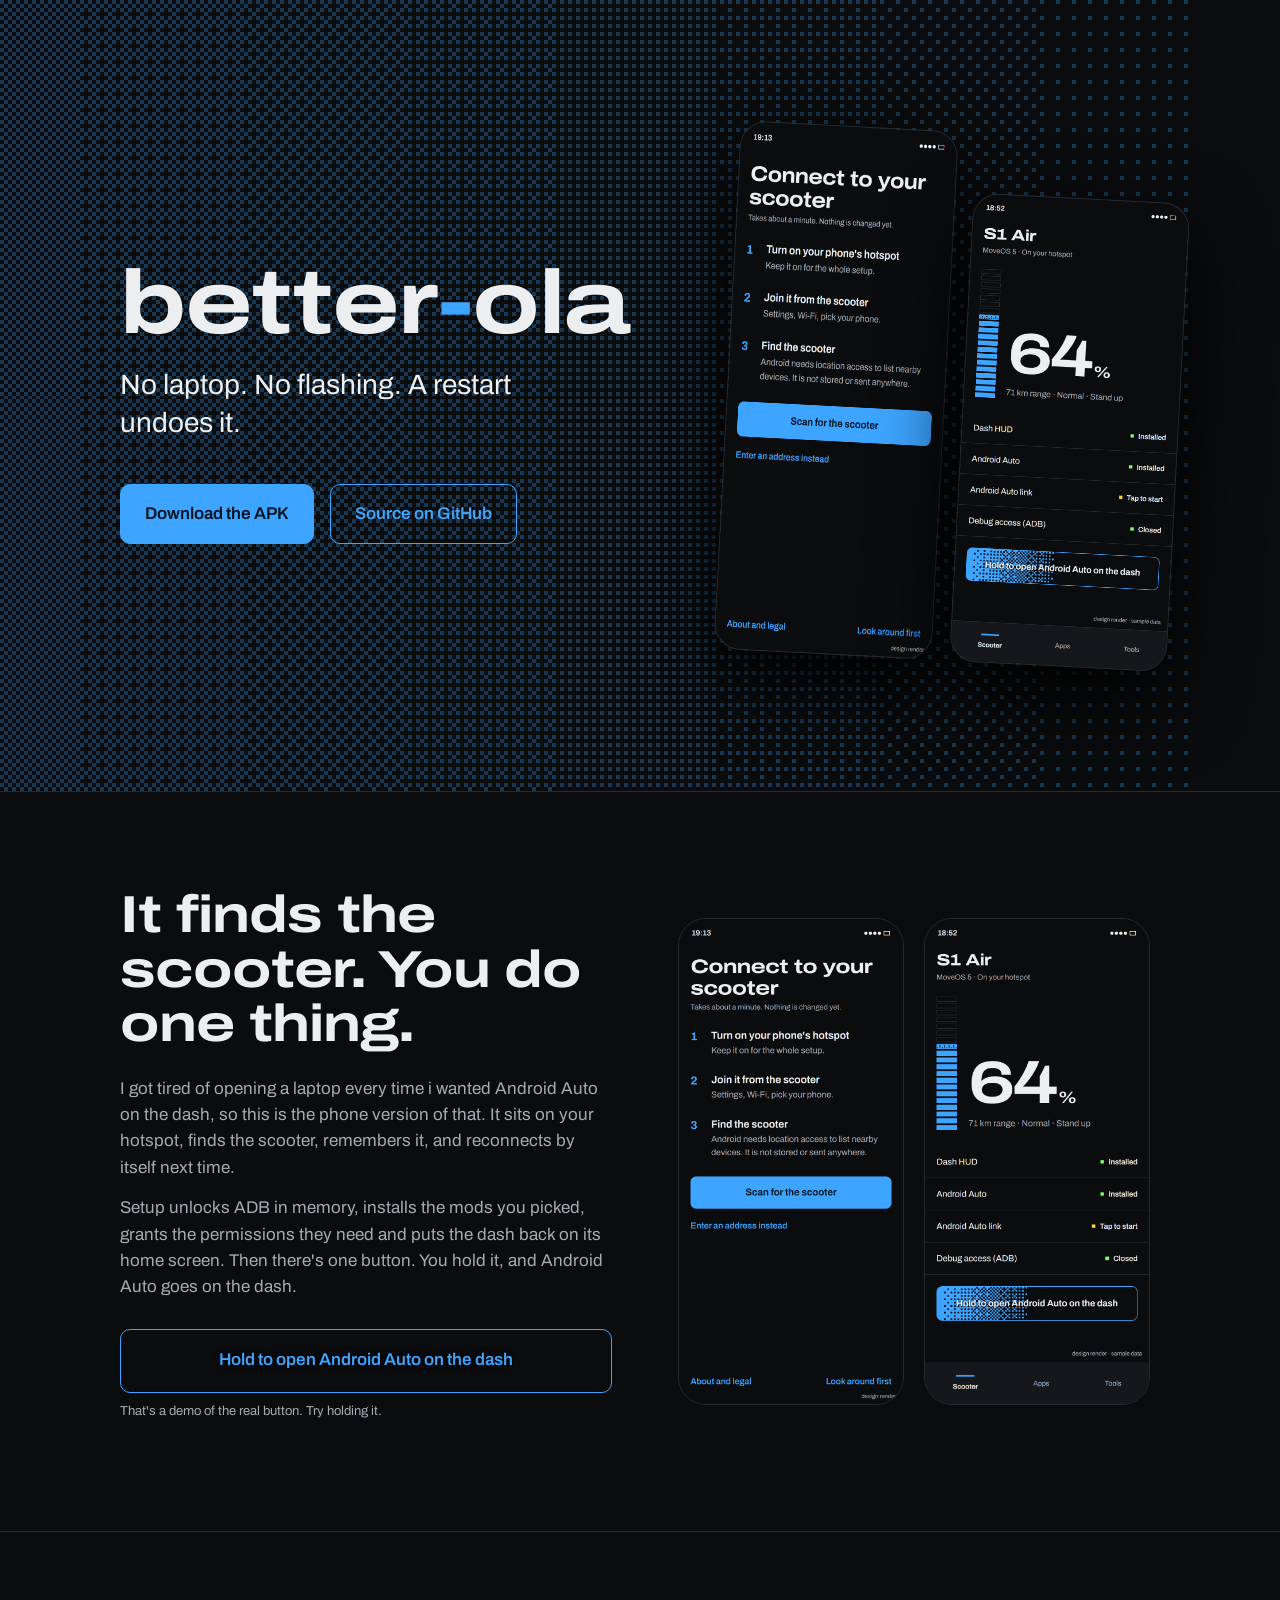
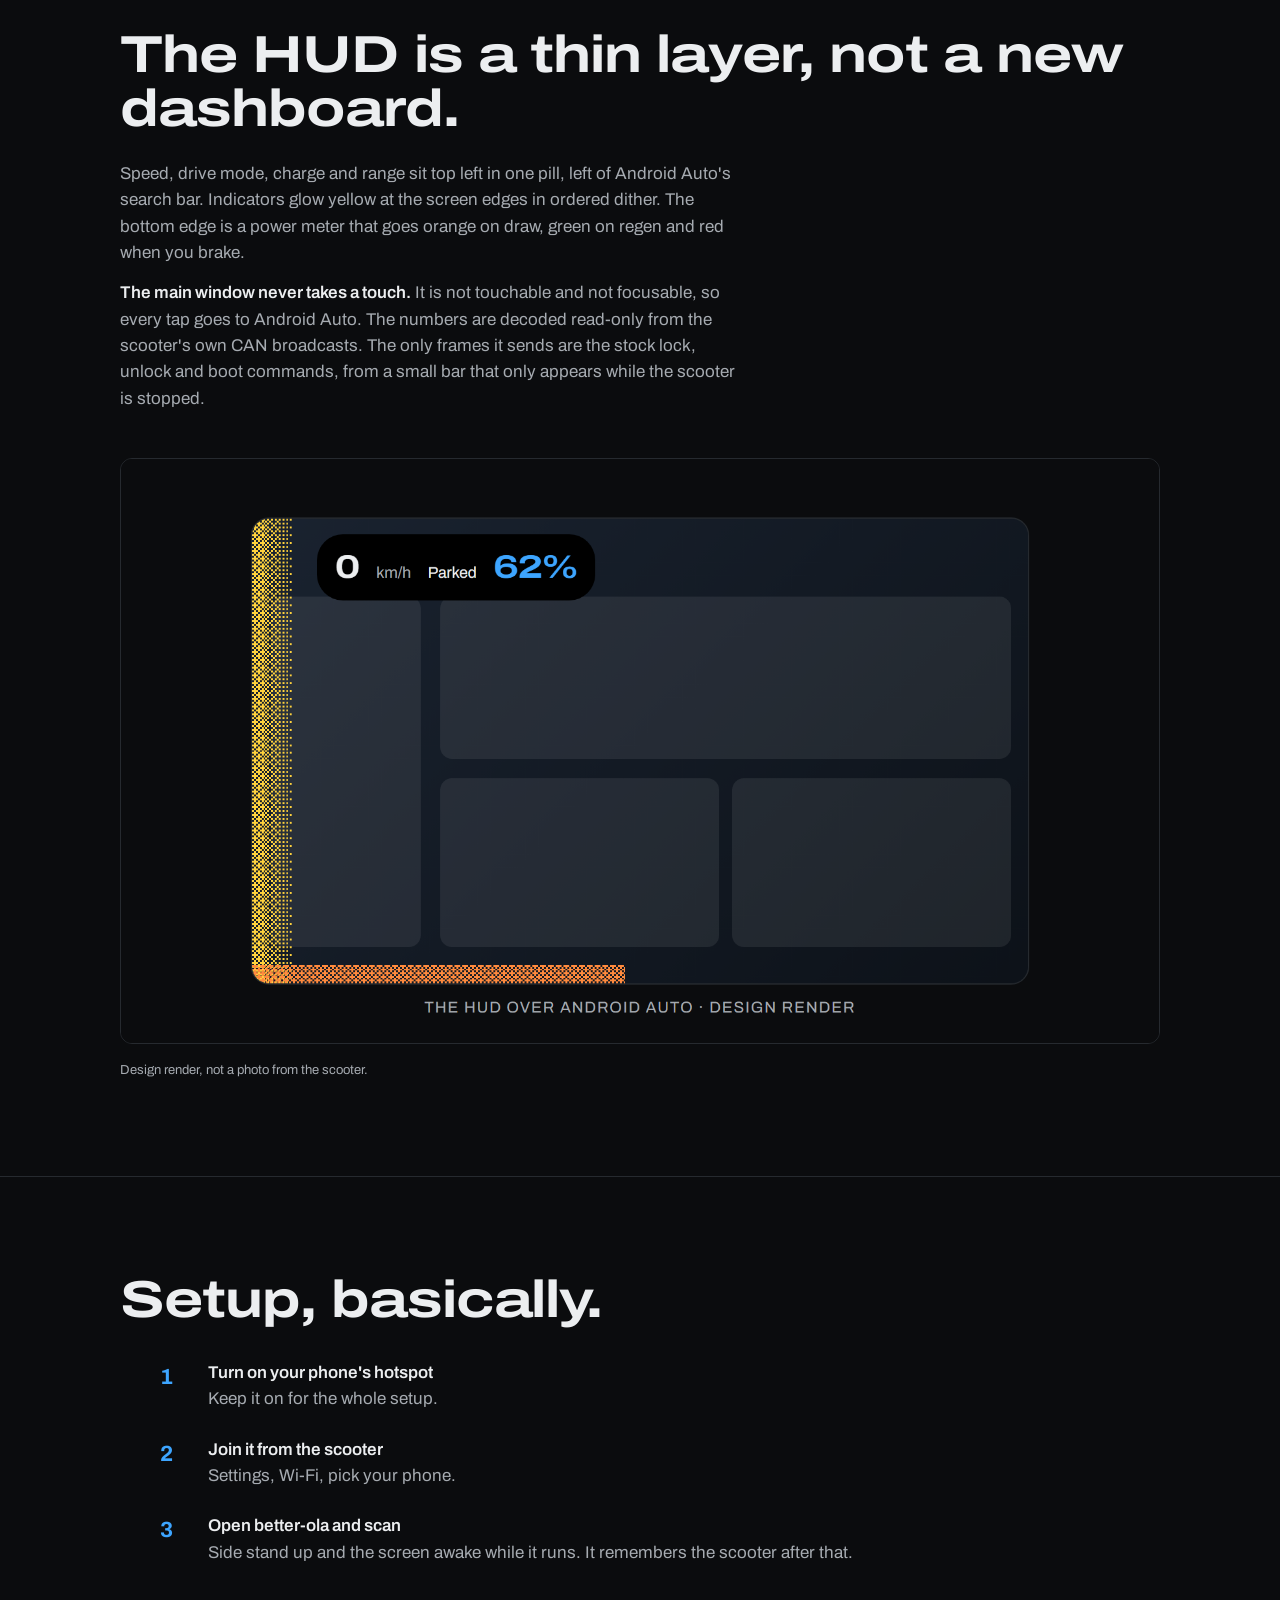
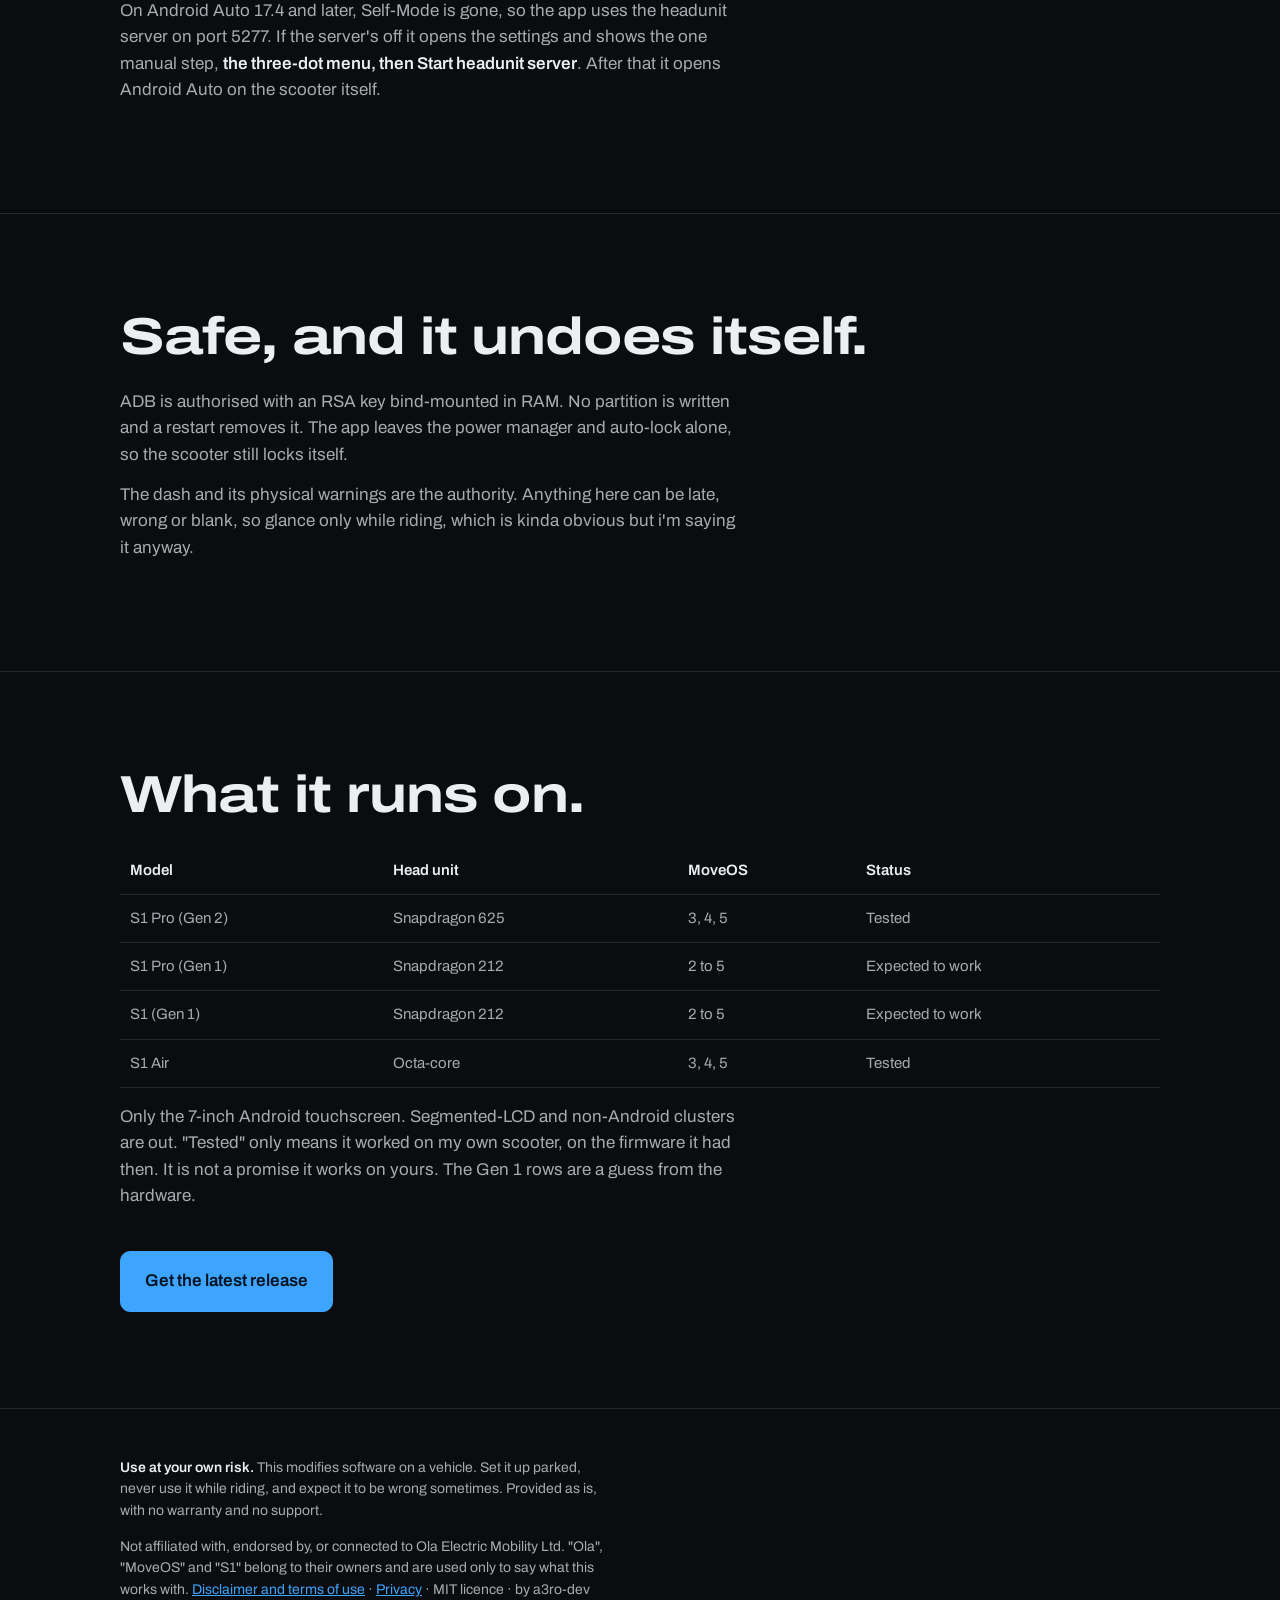
<file: docs/index.html>
<!doctype html>
<html lang="en"><head><meta charset="utf-8">
<meta name="viewport" content="width=device-width,initial-scale=1">
<title>better-ola · phone app and on-dash HUD for the Ola S1</title>
<meta name="description" content="A phone app and an on-dash HUD for the Ola S1's Android head unit. No laptop, no flashing, a restart undoes it.">
<meta property="og:title" content="better-ola"><meta property="og:image" content="https://a3ro-dev.github.io/ola-s1-air-mod/assets/hero.png">
<link rel="stylesheet" href="assets/base.css">
<style>
a{color:var(--live)}
.w{max-width:1080px;margin:0 auto;padding:0 20px}
header{position:relative;min-height:88vh;display:flex;align-items:center;overflow:hidden;border-bottom:1px solid var(--hl)}
header canvas{position:absolute;inset:0;opacity:.28}
header .w{width:100%;position:relative;padding-top:48px;padding-bottom:48px}
.k{color:var(--live);letter-spacing:.14em;text-transform:uppercase;font-size:13px;font-weight:550}
h1{font-size:clamp(52px,7vw,100px);line-height:.95;margin:14px 0 20px}
h1 b{color:var(--live)}
.lede{font-size:clamp(20px,2.4vw,28px);max-width:30ch;line-height:1.35;color:var(--ink)}
.btn{display:inline-block;margin:28px 12px 0 0;padding:16px 24px;border-radius:10px;font-weight:600;text-decoration:none;border:1px solid var(--live)}
.btn.p{background:var(--live);color:#04121F}
header .hp{position:absolute;right:max(24px,calc(50% - 540px));top:50%;display:flex;gap:18px;transform:translateY(-50%) rotate(3deg)}
header .hp img{width:min(17vw,220px);border-radius:26px;border:1px solid var(--hl);box-shadow:0 30px 80px #000}
header .hp img+img{margin-top:60px}
@media(max-width:900px){header .hp{display:none}}
section{padding:96px 0;border-bottom:1px solid var(--hl)}
h2{font-size:clamp(32px,5vw,52px);line-height:1.05;margin-bottom:24px}
p{color:var(--ink2);max-width:62ch;margin-bottom:14px}
p strong{color:var(--ink);font-weight:600}
.two{display:grid;grid-template-columns:1fr 1fr;gap:56px;align-items:center}
.shots{display:flex;gap:20px;justify-content:center}
.shots img{width:min(46%,260px);border-radius:28px;border:1px solid var(--hl)}
figure img.wide{width:100%;border-radius:12px;border:1px solid var(--hl);margin-top:32px}
figcaption{font-size:13px;color:var(--ink2);margin-top:8px}
ol{list-style:none;display:grid;gap:24px;margin-top:32px;counter-reset:s}
ol li{counter-increment:s;display:grid;grid-template-columns:48px 1fr;color:var(--ink2)}
ol li::before{content:counter(s);color:var(--live);font-weight:700;font-size:22px}
ol b{display:block;color:var(--ink);font-weight:600}
.hold{position:relative;margin-top:28px;height:64px;max-width:520px;border:1px solid var(--live);border-radius:10px;overflow:hidden;cursor:pointer;user-select:none;touch-action:none}
.hold canvas{position:absolute;inset:0}
.hold span{position:absolute;inset:0;padding:0 12px;text-align:center;display:grid;place-items:center;font-weight:600;color:var(--live);text-shadow:0 0 6px #000,0 0 2px #000}
.hold.on{background:var(--live)}
.hold.on span{color:#04121F;text-shadow:none}
table{border-collapse:collapse;width:100%;font-size:15px}
td,th{text-align:left;padding:12px 10px;border-bottom:1px solid var(--hl);color:var(--ink2)}
th{color:var(--ink);font-weight:600}
.tw{overflow-x:auto}
footer{padding:48px 0;color:var(--ink2)}
footer p{font-size:14px}
.r{opacity:0;transform:translateY(12px);transition:opacity .4s cubic-bezier(.23,1,.32,1),transform .4s cubic-bezier(.23,1,.32,1)}
.r.in{opacity:1;transform:none}
@media(max-width:760px){.two{grid-template-columns:1fr;gap:32px}section{padding:64px 0}}
@media(prefers-reduced-motion:reduce){.r{opacity:1;transform:none;transition:none}}
a:focus-visible,.hold:focus-visible{outline:2px solid var(--ink);outline-offset:3px}
</style></head>
<body>
<header>
<canvas data-dither="x" data-from=".5" data-to="0" data-cell="4" aria-hidden="true"></canvas>
<div class="hp" aria-hidden="true"><img src="assets/phone-connect.png" alt=""><img src="assets/phone-scooter.png" alt=""></div>
<div class="w">

<h1 class="x">better<b>-</b>ola</h1>
<p class="lede">No laptop. No flashing. A restart undoes it.</p>
<a class="btn p" href="https://github.com/a3ro-dev/ola-s1-air-mod/releases">Download the APK</a>
<a class="btn" href="https://github.com/a3ro-dev/ola-s1-air-mod">Source on GitHub</a>
</div></header>

<section><div class="w two">
<div class="r">
<h2 class="x">It finds the scooter. You do one thing.</h2>
<p>I got tired of opening a laptop every time i wanted Android Auto on the dash, so this is the phone version of that. It sits on your hotspot, finds the scooter, remembers it, and reconnects by itself next time.</p>
<p>Setup unlocks ADB in memory, installs the mods you picked, grants the permissions they need and puts the dash back on its home screen. Then there's one button. You hold it, and Android Auto goes on the dash.</p>
<div class="hold" id="hold" role="button" tabindex="0" aria-label="Demo: hold to open Android Auto on the dash">
<canvas data-dither="x" data-from="1" data-to="1" data-t="0" data-cell="3" aria-hidden="true"></canvas>
<span id="holdl">Hold to open Android Auto on the dash</span></div>
<p style="font-size:13px;margin-top:8px">That's a demo of the real button. Try holding it.</p>
</div>
<div class="shots r">
<img src="assets/phone-connect.png" alt="Design render of the connect screen" loading="lazy">
<img src="assets/phone-scooter.png" alt="Design render of the Scooter tab" loading="lazy">
</div></div></section>

<section><div class="w r">
<h2 class="x">The HUD is a thin layer, not a new dashboard.</h2>
<p>Speed, drive mode, charge and range sit top left in one pill, left of Android Auto's search bar. Indicators glow yellow at the screen edges in ordered dither. The bottom edge is a power meter that goes orange on draw, green on regen and red when you brake.</p>
<p><strong>The main window never takes a touch.</strong> It is not touchable and not focusable, so every tap goes to Android Auto. The numbers are decoded read-only from the scooter's own CAN broadcasts. The only frames it sends are the stock lock, unlock and boot commands, from a small bar that only appears while the scooter is stopped.</p>
<figure><img class="wide" src="assets/hud.png" alt="Design render of the HUD over Android Auto" loading="lazy"><figcaption>Design render, not a photo from the scooter.</figcaption></figure>
</div></section>

<section><div class="w r">
<h2 class="x">Setup, basically.</h2>
<ol>
<li><span><b>Turn on your phone's hotspot</b>Keep it on for the whole setup.</span></li>
<li><span><b>Join it from the scooter</b>Settings, Wi-Fi, pick your phone.</span></li>
<li><span><b>Open better-ola and scan</b>Side stand up and the screen awake while it runs. It remembers the scooter after that.</span></li>
</ol>
<p style="margin-top:32px">On Android Auto 17.4 and later, Self-Mode is gone, so the app uses the headunit server on port 5277. If the server's off it opens the settings and shows the one manual step, <strong>the three-dot menu, then Start headunit server</strong>. After that it opens Android Auto on the scooter itself.</p>
</div></section>

<section><div class="w r">
<h2 class="x">Safe, and it undoes itself.</h2>
<p>ADB is authorised with an RSA key bind-mounted in RAM. No partition is written and a restart removes it. The app leaves the power manager and auto-lock alone, so the scooter still locks itself.</p>
<p>The dash and its physical warnings are the authority. Anything here can be late, wrong or blank, so glance only while riding, which is kinda obvious but i'm saying it anyway.</p>
</div></section>

<section><div class="w r">
<h2 class="x">What it runs on.</h2>
<div class="tw"><table>
<tr><th>Model</th><th>Head unit</th><th>MoveOS</th><th>Status</th></tr>
<tr><td>S1 Pro (Gen 2)</td><td>Snapdragon 625</td><td>3, 4, 5</td><td>Tested</td></tr>
<tr><td>S1 Pro (Gen 1)</td><td>Snapdragon 212</td><td>2 to 5</td><td>Expected to work</td></tr>
<tr><td>S1 (Gen 1)</td><td>Snapdragon 212</td><td>2 to 5</td><td>Expected to work</td></tr>
<tr><td>S1 Air</td><td>Octa-core</td><td>3, 4, 5</td><td>Tested</td></tr>
</table></div>
<p style="margin-top:16px">Only the 7-inch Android touchscreen. Segmented-LCD and non-Android clusters are out. "Tested" only means it worked on my own scooter, on the firmware it had then. It is not a promise it works on yours. The Gen 1 rows are a guess from the hardware.</p>
<a class="btn p" href="https://github.com/a3ro-dev/ola-s1-air-mod/releases">Get the latest release</a>
</div></section>

<footer><div class="w"><p><strong style="color:var(--ink)">Use at your own risk.</strong> This modifies software on a vehicle. Set it up parked, never use it while riding, and expect it to be wrong sometimes. Provided as is, with no warranty and no support.</p>
<p>Not affiliated with, endorsed by, or connected to Ola Electric Mobility Ltd. "Ola", "MoveOS" and "S1" belong to their owners and are used only to say what this works with. <a href="https://github.com/a3ro-dev/ola-s1-air-mod/blob/main/legal/DISCLAIMER.md">Disclaimer and terms of use</a> · <a href="https://github.com/a3ro-dev/ola-s1-air-mod/blob/main/legal/PRIVACY.md">Privacy</a> · MIT licence · by a3ro-dev</p>
</div></footer>

<script type="module">
import {paint} from './assets/dither.js';
const io=new IntersectionObserver(e=>e.forEach(x=>{if(x.isIntersecting){x.target.classList.add('in');io.unobserve(x.target)}}));
document.querySelectorAll('.r').forEach(n=>io.observe(n));
// hold demo: fills with dither over 600ms, drains back if released early
const h=document.getElementById('hold'),c=h.querySelector('canvas'),l=document.getElementById('holdl');
const still=matchMedia('(prefers-reduced-motion:reduce)').matches;
const idle='Hold to open Android Auto on the dash';
let t=0,dir=0,raf=0,last=0;
const set=v=>{t=Math.max(0,Math.min(1,v));c.dataset.t=t;paint(c)};
function tick(n){
  const d=n-last;last=n;set(t+dir*d/(dir>0?600:300));
  if(t>=1){dir=0;h.classList.add('on');l.textContent='On the dash';return}
  if(t<=0&&dir<0){dir=0;return}
  raf=requestAnimationFrame(tick)
}
function go(d){
  h.classList.remove('on');l.textContent=idle;
  if(still){set(d>0?1:0);if(d>0){h.classList.add('on');l.textContent='On the dash'}return}
  dir=d;last=performance.now();cancelAnimationFrame(raf);raf=requestAnimationFrame(tick)
}
h.onpointerdown=()=>go(1);
['pointerup','pointerleave','pointercancel'].forEach(e=>h.addEventListener(e,()=>{if(t<1)go(-1)}));
h.onkeydown=e=>{if((e.key===' '||e.key==='Enter')&&!e.repeat)go(1)};
h.onkeyup=()=>{if(t<1)go(-1)};
</script>
</body></html>
</file>
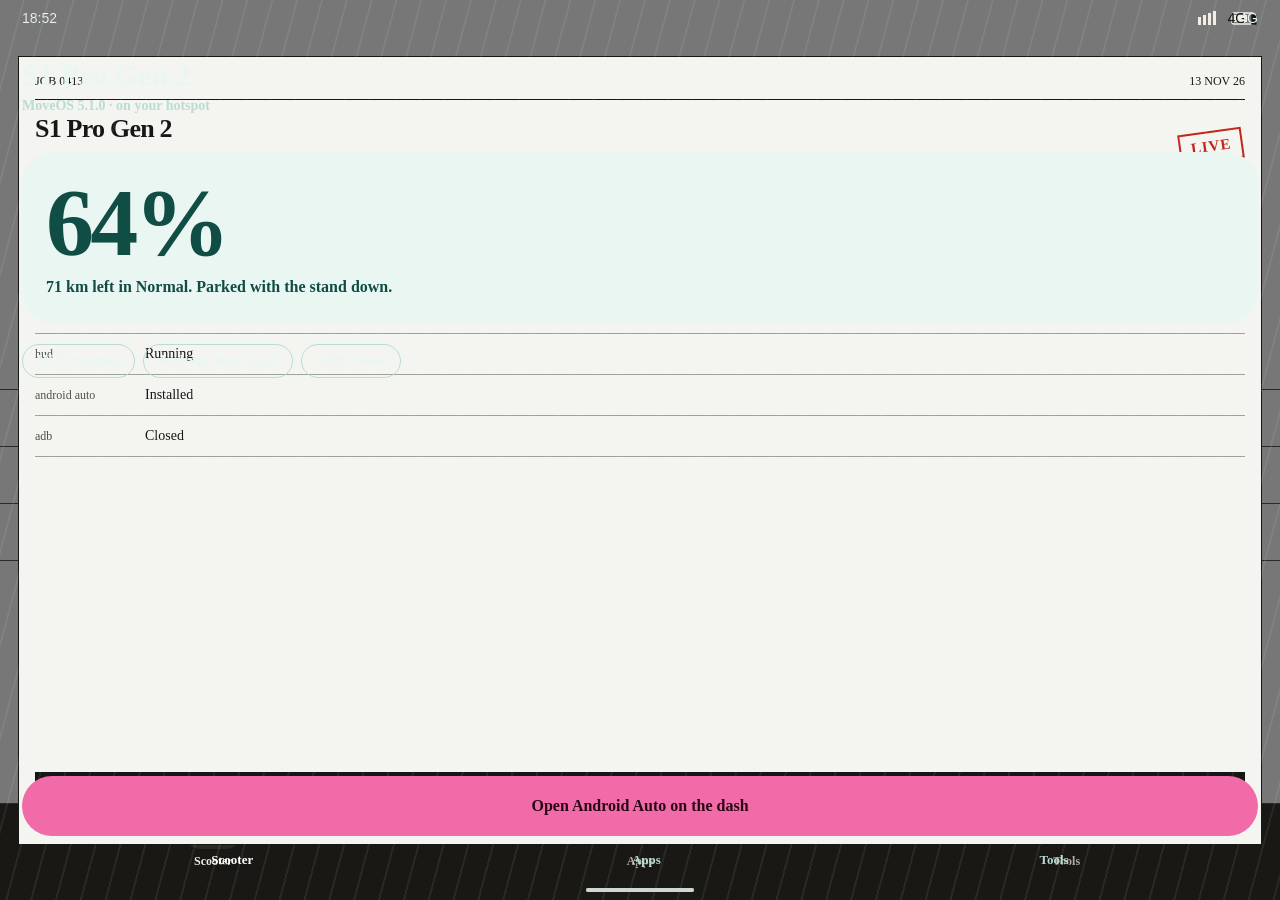
<file: design/app/explore.html>
<!doctype html>
<html lang="en">
<head>
<meta charset="utf-8">
<title>better-ola · explore</title>
<link rel="stylesheet" href="file:///C:/Users/akshat/.claude/skills/app-designer/assets/device.css">
<style>
@font-face { font-family: Archivo; src: url("file:///D:/ext-src/fonts/Archivo.ttf"); font-weight: 100 900; font-stretch: 62% 125%; }
@font-face { font-family: JBM; src: url("file:///D:/ext-src/fonts/JetBrainsMono.ttf"); font-weight: 100 800; }
@font-face { font-family: Nunito; src: url("file:///D:/ext-src/fonts/Nunito.ttf"); font-weight: 200 1000; }

body { background: #777; }
.screen { font-feature-settings: "tnum"; }

/* Android status bar + gesture pill, drawn by hand (device.css chrome is iOS) */
.sb { position: absolute; top: 0; left: 0; right: 0; height: 36px; display: flex; align-items: center; justify-content: space-between; padding: 0 22px; font: 500 14px/1 Archivo, sans-serif; z-index: 5; }
.sb svg { height: 14px; }
.pill { position: absolute; bottom: 8px; left: 50%; width: 108px; height: 4px; margin-left: -54px; border-radius: 2px; z-index: 5; }

/* ---------- A: tell-tale ---------- */
.a { background: #0F0E0C; color: #F2EEE6; font-family: Archivo, sans-serif; }
.a .sb { color: #F2EEE6; } .a .pill { background: #F2EEE6; opacity: .8; }
.a .wrap { position: absolute; inset: 36px 0 0 0; display: flex; flex-direction: column; }
.a header { padding: 18px 20px 0; }
.a h1 { margin: 0; font: 650 28px/32px Archivo; font-stretch: 125%; letter-spacing: -0.02em; }
.a .meta { margin-top: 6px; font: 450 13px/18px Archivo; color: #B5AE9F; display: flex; gap: 10px; align-items: center; }
.a .live { display: inline-flex; align-items: center; gap: 6px; color: #FFB021; font-weight: 550; }
.a .live i { width: 6px; height: 6px; background: #FFB021; display: inline-block; }
.a .hero { padding: 40px 20px 0; }
.a .pct { font: 700 112px/96px Archivo; font-stretch: 125%; letter-spacing: -0.04em; }
.a .pct small { font-size: 40px; letter-spacing: -0.02em; margin-left: 4px; }
.a .bar { margin-top: 18px; height: 28px; border: 1px solid #3A362F; position: relative; }
.a .bar canvas { position: absolute; inset: 2px; width: calc(100% - 4px); height: calc(100% - 4px); }
.a .sub { margin-top: 12px; font: 400 15px/22px Archivo; color: #B5AE9F; }
.a .sub b { color: #F2EEE6; font-weight: 600; }
.a .rows { margin-top: 36px; border-top: 1px solid #2C2924; }
.a .row { display: flex; justify-content: space-between; align-items: center; padding: 0 20px; min-height: 56px; border-bottom: 1px solid #2C2924; font: 500 15px/20px Archivo; }
.a .row span:last-child { color: #B5AE9F; font: 450 13px/18px Archivo; }
.a .row .ok { color: #9BD17A !important; }
.a .act { margin: auto 20px 18px; }
.a .hold { position: relative; height: 60px; background: #1A1815; border: 1px solid #FFB021; color: #FFB021; display: flex; align-items: center; justify-content: center; font: 600 15px/1 Archivo; overflow: hidden; }
.a .hold canvas { position: absolute; left: 0; top: 0; bottom: 0; width: 38%; height: 100%; }
.a .hold span { position: relative; }
.a nav { display: flex; height: 80px; background: #1A1815; border-top: 1px solid #2C2924; padding-bottom: 16px; }
.a nav a { flex: 1; display: flex; flex-direction: column; align-items: center; justify-content: center; gap: 4px; font: 550 12px/16px Archivo; color: #B5AE9F; }
.a nav a.on { color: #F2EEE6; }
.a nav a.on .ind { background: #2C2924; }
.a nav .ind { width: 56px; height: 30px; border-radius: 15px; display: flex; align-items: center; justify-content: center; }
.a nav svg { width: 22px; height: 22px; stroke: currentColor; fill: none; stroke-width: 1.8; }

/* ---------- B: job card ---------- */
.b { background: #E4E7E3; color: #151714; font-family: JBM, monospace; }
.b .sb { color: #151714; } .b .pill { background: #151714; opacity: .6; }
.b .wrap { position: absolute; inset: 36px 0 0 0; padding: 20px 18px; display: flex; flex-direction: column; }
.b .card { background: #F4F5F1; border: 1.5px solid #151714; padding: 16px; position: relative; flex: 1; display: flex; flex-direction: column; }
.b .no { font: 500 12px/16px JBM; display: flex; justify-content: space-between; border-bottom: 1.5px solid #151714; padding-bottom: 10px; }
.b h1 { font: 700 26px/30px JBM; margin: 14px 0 4px; letter-spacing: -0.03em; }
.b .f { display: grid; grid-template-columns: 110px 1fr; border-bottom: 1px solid #9DA39A; padding: 10px 0; font: 400 14px/20px JBM; }
.b .f span:first-child { color: #4A5048; font-size: 12px; }
.b .big { font: 700 80px/80px JBM; letter-spacing: -0.06em; margin: 18px 0 6px; }
.b .stamp { position: absolute; right: 18px; top: 74px; transform: rotate(-8deg); border: 2.5px solid #C2261B; color: #C2261B; padding: 6px 10px; font: 800 15px/1 JBM; letter-spacing: .06em; }
.b .go { margin-top: auto; background: #151714; color: #F4F5F1; height: 56px; display: flex; align-items: center; justify-content: center; font: 600 14px JBM; }
.b nav { display: flex; justify-content: space-around; padding: 14px 0 6px; font: 600 12px JBM; }
.b nav a.on { text-decoration: underline; text-underline-offset: 4px; }

/* ---------- C: monsoon ---------- */
.c { background: #0F4D45; color: #EAF6F1; font-family: Nunito, sans-serif; overflow: hidden; }
.c .sb { color: #EAF6F1; } .c .pill { background: #EAF6F1; opacity: .8; }
.c .rain { position: absolute; inset: 0; background: repeating-linear-gradient(105deg, transparent 0 22px, rgba(234,246,241,.07) 22px 24px); }
.c .wrap { position: absolute; inset: 36px 0 0 0; padding: 22px 22px; display: flex; flex-direction: column; }
.c h1 { margin: 0; font: 800 30px/34px Nunito; }
.c .meta { color: #B9DDD3; font: 600 14px/20px Nunito; margin-top: 4px; }
.c .blob { margin: 36px 0 0; background: #EAF6F1; color: #0F4D45; border-radius: 32px; padding: 26px 24px; }
.c .blob .n { font: 900 96px/90px Nunito; letter-spacing: -0.04em; }
.c .blob p { margin: 8px 0 0; font: 700 16px/22px Nunito; }
.c .chips { display: flex; gap: 8px; margin-top: 20px; flex-wrap: wrap; }
.c .chip { border: 1.5px solid #B9DDD3; border-radius: 20px; padding: 8px 14px; font: 700 14px Nunito; }
.c .go { margin-top: auto; background: #F06BA8; color: #2A0716; border-radius: 30px; height: 60px; display: flex; align-items: center; justify-content: center; font: 800 16px Nunito; }
.c nav { display: flex; justify-content: space-around; padding: 16px 0 10px; font: 800 13px Nunito; color: #B9DDD3; }
.c nav a.on { color: #FFF; }
</style>
</head>
<body>

<!-- A · tell-tale -->
<section class="screen a" data-name="a-telltale" data-chrome="none">
  <div class="sb"><span>18:52</span><svg viewBox="0 0 60 14" fill="#F2EEE6"><rect x="0" y="6" width="3" height="8"/><rect x="5" y="4" width="3" height="10"/><rect x="10" y="2" width="3" height="12"/><rect x="15" y="0" width="3" height="14"/><rect x="34" y="2" width="22" height="11" rx="2" fill="none" stroke="#F2EEE6" stroke-width="1.5"/><rect x="36" y="4" width="13" height="7"/><rect x="57" y="5" width="2" height="5"/></svg></div>
  <div class="wrap">
    <header>
      <h1>S1 Pro Gen 2</h1>
      <div class="meta"><span class="live"><i></i>Live</span><span>MoveOS 5.1.0</span><span>On your hotspot</span></div>
    </header>
    <div class="hero">
      <div class="pct">64<small>%</small></div>
      <div class="bar"><canvas class="dither" data-level="0.64" data-color="#FFB021" data-fill="0.64"></canvas></div>
      <div class="sub"><b>71 km</b> in Normal · Parked, stand down</div>
    </div>
    <div class="rows">
      <div class="row"><span>HUD</span><span>Running · 0.2 s ago</span></div>
      <div class="row"><span>Android Auto</span><span>Installed, not open</span></div>
      <div class="row"><span>ADB</span><span class="ok">Closed</span></div>
    </div>
    <div class="act"><div class="hold"><canvas class="dither" data-level="1" data-color="#FFB021" data-ramp="1"></canvas><span>Hold to open Android Auto on the dash</span></div></div>
    <nav>
      <a class="on"><span class="ind"><svg viewBox="0 0 24 24"><circle cx="12" cy="12" r="8"/><path d="M12 12l4-3"/></svg></span>Scooter</a>
      <a><span class="ind"><svg viewBox="0 0 24 24"><rect x="4" y="4" width="7" height="7"/><rect x="13" y="4" width="7" height="7"/><rect x="4" y="13" width="7" height="7"/><rect x="13" y="13" width="7" height="7"/></svg></span>Apps</a>
      <a><span class="ind"><svg viewBox="0 0 24 24"><path d="M14 6a4 4 0 0 0 5 5l-8 8-3-3 8-8a4 4 0 0 0-2-2z"/></svg></span>Tools</a>
    </nav>
  </div>
  <div class="pill"></div>
</section>

<!-- B · job card -->
<section class="screen b" data-name="b-jobcard" data-chrome="none">
  <div class="sb"><span>18:52</span><span>4G ▮</span></div>
  <div class="wrap">
    <div class="card">
      <div class="no"><span>JOB 0413</span><span>13 NOV 26</span></div>
      <h1>S1 Pro Gen 2</h1>
      <div class="stamp">LIVE</div>
      <div class="big">64%</div>
      <div class="f"><span>range</span><span>71 km, Normal</span></div>
      <div class="f"><span>state</span><span>Parked, stand down</span></div>
      <div class="f"><span>hud</span><span>Running</span></div>
      <div class="f"><span>android auto</span><span>Installed</span></div>
      <div class="f"><span>adb</span><span>Closed</span></div>
      <div class="go">Open Android Auto on the dash</div>
    </div>
    <nav><a class="on">Scooter</a><a>Apps</a><a>Tools</a></nav>
  </div>
  <div class="pill"></div>
</section>

<!-- C · monsoon -->
<section class="screen c" data-name="c-monsoon" data-chrome="none">
  <div class="rain"></div>
  <div class="sb"><span>18:52</span><span>4G</span></div>
  <div class="wrap">
    <h1>S1 Pro Gen 2</h1>
    <div class="meta">MoveOS 5.1.0 · on your hotspot</div>
    <div class="blob"><div class="n">64%</div><p>71 km left in Normal. Parked with the stand down.</p></div>
    <div class="chips"><span class="chip">HUD running</span><span class="chip">Android Auto ready</span><span class="chip">ADB closed</span></div>
    <div class="go">Open Android Auto on the dash</div>
    <nav><a class="on">Scooter</a><a>Apps</a><a>Tools</a></nav>
  </div>
  <div class="pill"></div>
</section>

<script>
// 4x4 Bayer ordered dither. level = density, ramp = density falls off left to right.
const B = [0,8,2,10,12,4,14,6,3,11,1,9,15,7,13,5];
document.querySelectorAll("canvas.dither").forEach(c => {
  const r = c.getBoundingClientRect(), s = 3, cell = 2;
  c.width = r.width * s; c.height = r.height * s;
  const x = c.getContext("2d"); x.fillStyle = c.dataset.color;
  const px = cell * s, cols = Math.ceil(c.width / px), rows = Math.ceil(c.height / px);
  const fill = parseFloat(c.dataset.fill || 1), ramp = c.dataset.ramp;
  for (let j = 0; j < rows; j++) for (let i = 0; i < cols; i++) {
    const u = i / cols; if (u > fill) continue;
    let d = parseFloat(c.dataset.level);
    if (ramp) d = 1 - u * 0.9;
    else d = u > fill - 0.12 ? (fill - u) / 0.12 : 1; // dithered leading edge
    if (B[(j % 4) * 4 + (i % 4)] / 16 < d) x.fillRect(i * px, j * px, px, px);
  }
});
</script>
<script src="file:///C:/Users/akshat/.claude/skills/app-designer/assets/device.js"></script>
</body>
</html>
</file>
<file: docs/assets/base.css>
@font-face{font-family:Archivo;src:url(archivo.ttf);font-weight:100 900;font-stretch:62% 125%}
:root{--g:#0B0C0E;--s:#15171A;--ink:#ECEEF0;--ink2:#A6ABB1;--hl:#262A2F;--live:#3DA5FF;--on:#04121F;--warn:#FFD23D;--ember:#FF8A3D;--ok:#7CFF67;--fault:#FF5A4E}
*{box-sizing:border-box;margin:0}
body{background:var(--g);color:var(--ink);font:400 17px/1.55 Archivo,Segoe UI,system-ui,sans-serif}
canvas{image-rendering:pixelated;display:block;width:100%;height:100%}
.x{font-stretch:125%;font-weight:700;letter-spacing:-.02em}
</file>
